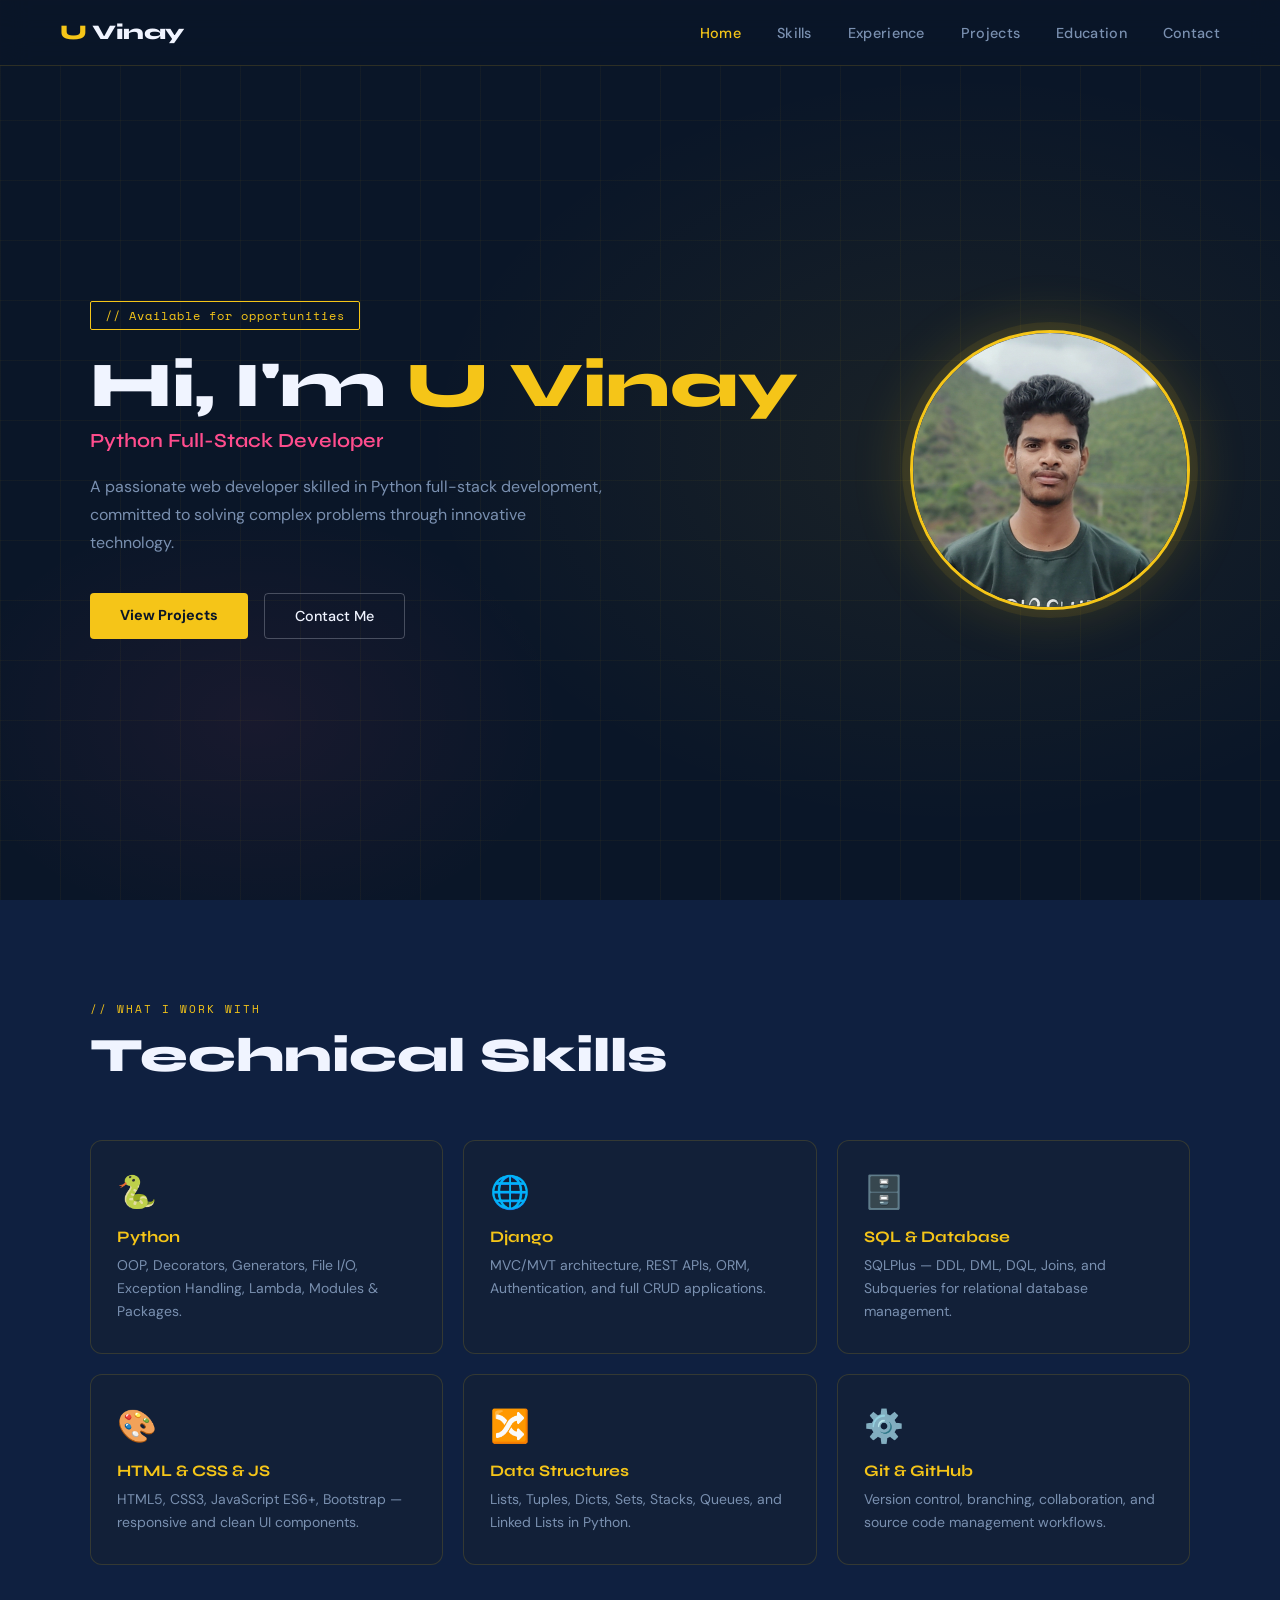
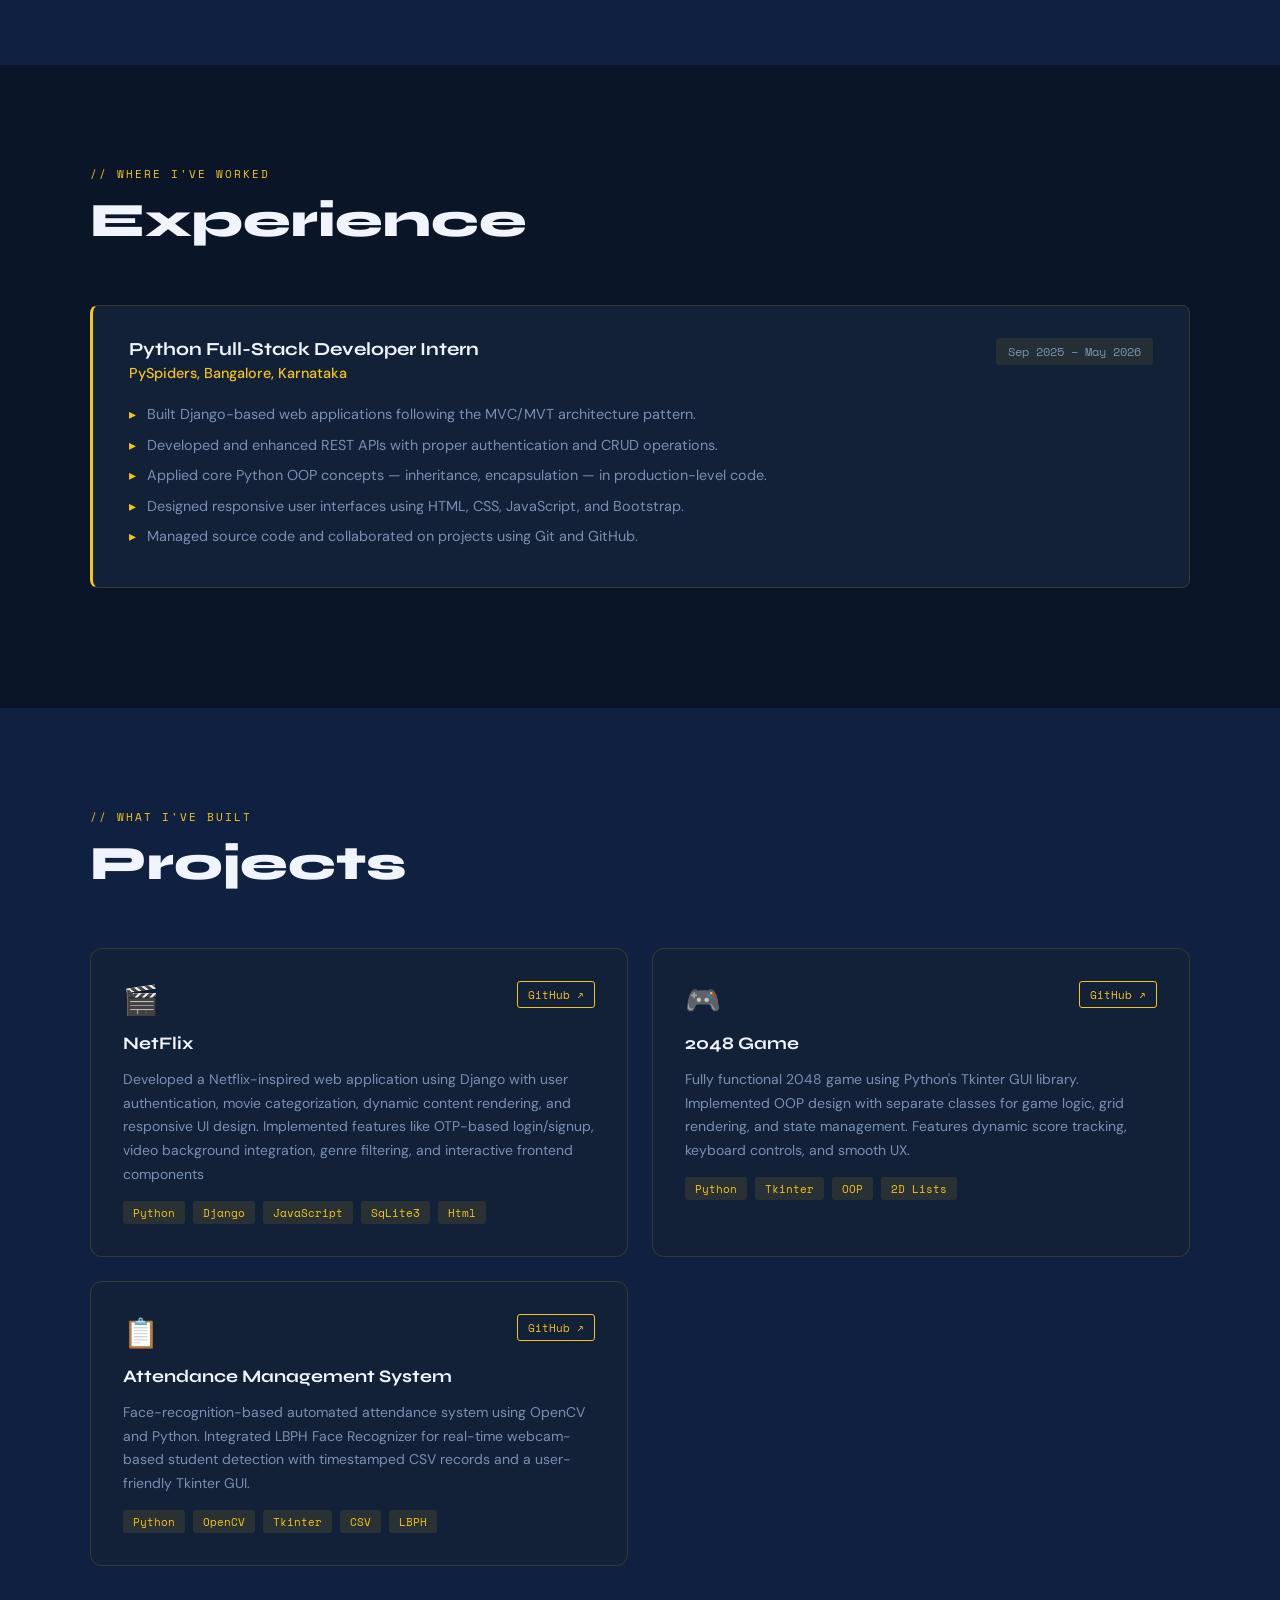
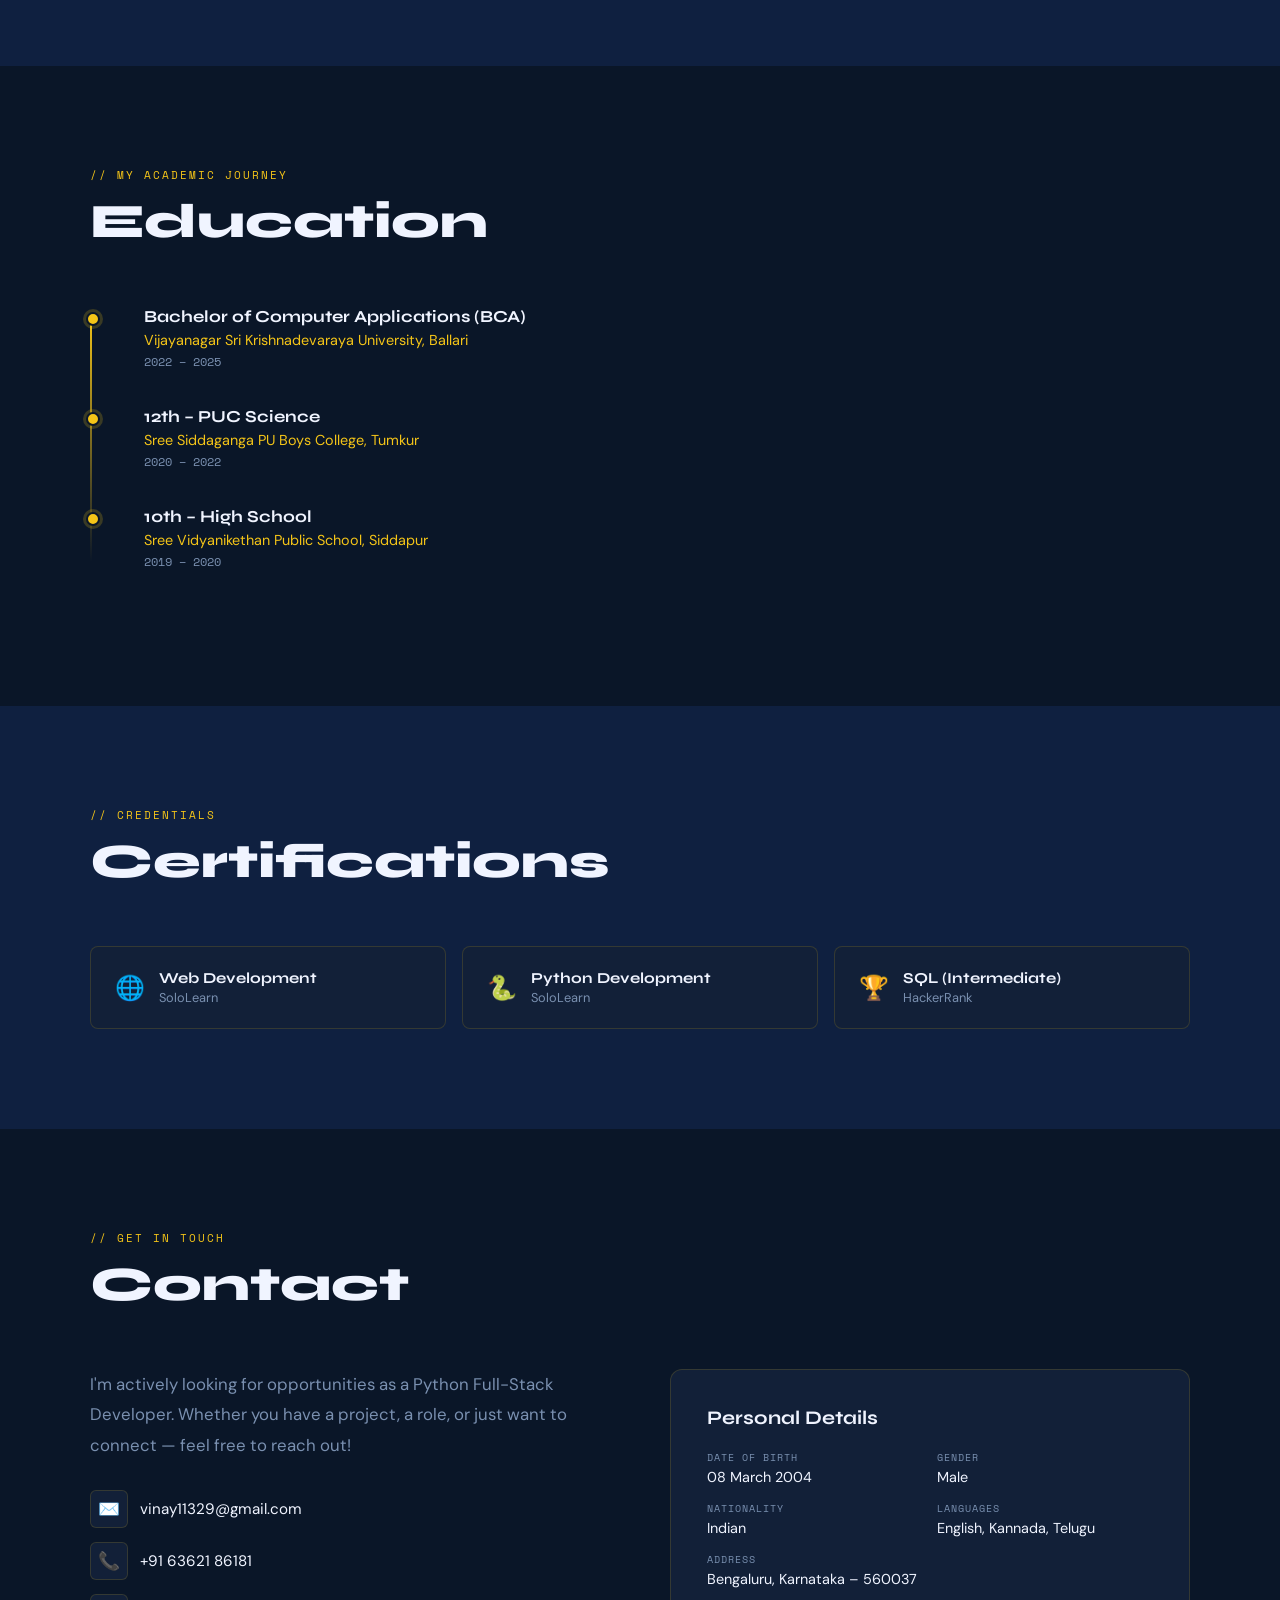
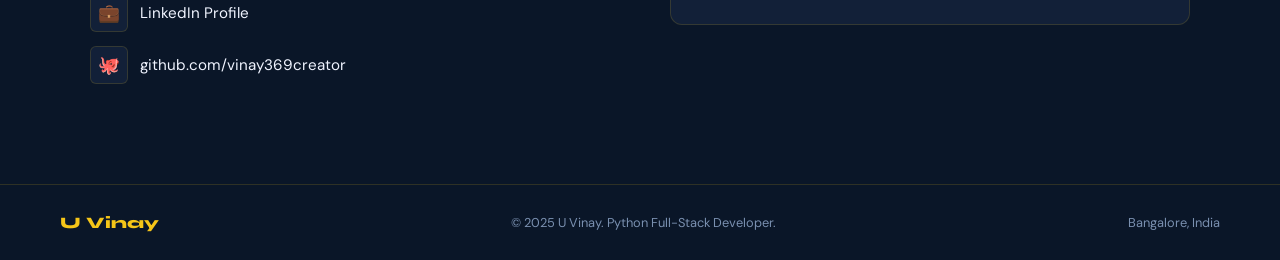
<file: portfolio/vinay_portfolio.html>
<!DOCTYPE html>
<html lang="en">
<head>
<meta charset="UTF-8" />
<meta name="viewport" content="width=device-width, initial-scale=1.0"/>
<title>U Vinay – Python Full-Stack Developer</title>
<link href="https://fonts.googleapis.com/css2?family=Space+Mono:wght@400;700&family=Syne:wght@400;600;700;800&family=DM+Sans:wght@300;400;500&display=swap" rel="stylesheet"/>
<link rel="stylesheet" href="./style.css">
</head>
<body>

<!-- NAV -->
<nav>
  <div class="logo">U <span>Vinay</span></div>
  <ul>
    <li><a href="#home">Home</a></li>
    <li><a href="#skills">Skills</a></li>
    <li><a href="#experience">Experience</a></li>
    <li><a href="#projects">Projects</a></li>
    <li><a href="#education">Education</a></li>
    <li><a href="#contact">Contact</a></li>
  </ul>
</nav>

<!-- HERO -->
<section id="home">
  <div class="hero-bg"></div>
  <div class="hero-grid"></div>
  <div class="hero-content">
    <div class="hero-text">
      <span class="hero-tag">// Available for opportunities</span>
      <h1 class="hero-name">Hi, I'm <span class="accent">U Vinay</span></h1>
      <p class="hero-role">Python Full-Stack Developer</p>
      <p class="hero-bio">
        A passionate web developer skilled in Python full-stack development, committed to solving complex problems through innovative technology.
      </p>
      <div class="hero-actions">
        <a href="#projects" class="btn-primary">View Projects</a>
        <a href="mailto:vinay11329@gmail.com" class="btn-ghost">Contact Me</a>
      </div>
    </div>
    <div class="hero-image">
      <div class="avatar-wrap"  title="Click to upload photo">
        <span class="avatar-placeholder" id="avatarPlaceholder"> <img id="avatarImg" src="./images/vinaypic2.jpeg" alt="U Vinay" /></span>
       
      </div>
      <input type="file" id="avatarInput" accept="image/*" style="display:none;" />
    </div>
  </div>
</section>

<!-- SKILLS -->
<section id="skills">
  <div class="section-inner">
    <p class="section-label reveal">// What I work with</p>
    <h2 class="section-title reveal">Technical Skills</h2>
    <div class="skills-grid">
      <div class="skill-card reveal">
        <span class="skill-icon">🐍</span>
        <div class="skill-name">Python</div>
        <div class="skill-desc">OOP, Decorators, Generators, File I/O, Exception Handling, Lambda, Modules & Packages.</div>
      </div>
      <div class="skill-card reveal">
        <span class="skill-icon">🌐</span>
        <div class="skill-name">Django</div>
        <div class="skill-desc">MVC/MVT architecture, REST APIs, ORM, Authentication, and full CRUD applications.</div>
      </div>
      <div class="skill-card reveal">
        <span class="skill-icon">🗄️</span>
        <div class="skill-name">SQL & Database</div>
        <div class="skill-desc">SQLPlus — DDL, DML, DQL, Joins, and Subqueries for relational database management.</div>
      </div>
      <div class="skill-card reveal">
        <span class="skill-icon">🎨</span>
        <div class="skill-name">HTML & CSS & JS</div>
        <div class="skill-desc">HTML5, CSS3, JavaScript ES6+, Bootstrap — responsive and clean UI components.</div>
      </div>
      <div class="skill-card reveal">
        <span class="skill-icon">🔀</span>
        <div class="skill-name">Data Structures</div>
        <div class="skill-desc">Lists, Tuples, Dicts, Sets, Stacks, Queues, and Linked Lists in Python.</div>
      </div>
      <div class="skill-card reveal">
        <span class="skill-icon">⚙️</span>
        <div class="skill-name">Git & GitHub</div>
        <div class="skill-desc">Version control, branching, collaboration, and source code management workflows.</div>
      </div>
    </div>
  </div>
</section>

<!-- EXPERIENCE -->
<section id="experience">
  <div class="section-inner">
    <p class="section-label reveal">// Where I've worked</p>
    <h2 class="section-title reveal">Experience</h2>
    <div class="exp-card reveal">
      <div class="exp-header">
        <div>
          <div class="exp-title">Python Full-Stack Developer Intern</div>
          <div class="exp-company">PySpiders, Bangalore, Karnataka</div>
        </div>
        <div class="exp-date">Sep 2025 – May 2026</div>
      </div>
      <ul class="exp-list">
        <li>Built Django-based web applications following the MVC/MVT architecture pattern.</li>
        <li>Developed and enhanced REST APIs with proper authentication and CRUD operations.</li>
        <li>Applied core Python OOP concepts — inheritance, encapsulation — in production-level code.</li>
        <li>Designed responsive user interfaces using HTML, CSS, JavaScript, and Bootstrap.</li>
        <li>Managed source code and collaborated on projects using Git and GitHub.</li>
      </ul>
    </div>
  </div>
</section>

<!-- PROJECTS -->
<section id="projects">
  <div class="section-inner">
    <p class="section-label reveal">// What I've built</p>
    <h2 class="section-title reveal">Projects</h2>
    <div class="projects-grid">

      <div class="project-card reveal">
        <div class="project-top">
          <span class="project-icon">🎬</span>
          <a href="https://github.com/Vinay369-creator/Netflix" target="_blank" class="project-link">GitHub ↗</a>
        </div>
        <div class="project-title">NetFlix</div>
        <div class="project-desc">
         Developed a Netflix-inspired web application using Django with user authentication, movie categorization, dynamic content rendering, and responsive UI design. Implemented features like OTP-based login/signup, video background integration, genre filtering, and interactive frontend components    </div>
        <div class="project-tags">
          <span class="tag">Python</span>
          <span class="tag">Django</span>
          <span class="tag">JavaScript</span>
          <span class="tag">SqLite3</span>
          <span class="tag">Html</span>
        </div>
      </div>


       <div class="project-card reveal"> 
        <div class="project-top">
          <span class="project-icon">🎮</span>
          <a href="https://github.com/Vinay369-creator/2468_Game" target="_blank" class="project-link">GitHub ↗</a>
        </div>
        <div class="project-title">2048 Game</div>
        <div class="project-desc">
          Fully functional 2048 game using Python's Tkinter GUI library. Implemented OOP design with separate classes for game logic, grid rendering, and state management. Features dynamic score tracking, keyboard controls, and smooth UX.
        </div>
        <div class="project-tags">
          <span class="tag">Python</span>
          <span class="tag">Tkinter</span>
          <span class="tag">OOP</span>
          <span class="tag">2D Lists</span>
        </div>
      </div>



      <div class="project-card reveal">
        <div class="project-top">
          <span class="project-icon">📋</span>
          <a href="https://github.com/Vinay369-creator/Attendance_management_system" target="_blank" class="project-link">GitHub ↗</a>
        </div>
        <div class="project-title">Attendance Management System</div>
        <div class="project-desc">
          Face-recognition-based automated attendance system using OpenCV and Python. Integrated LBPH Face Recognizer for real-time webcam-based student detection with timestamped CSV records and a user-friendly Tkinter GUI.
        </div>
        <div class="project-tags">
          <span class="tag">Python</span>
          <span class="tag">OpenCV</span>
          <span class="tag">Tkinter</span>
          <span class="tag">CSV</span>
          <span class="tag">LBPH</span>
        </div>
      </div>




    </div>
  </div>
</section>

<!-- EDUCATION -->
<section id="education">
  <div class="section-inner">
    <p class="section-label reveal">// My academic journey</p>
    <h2 class="section-title reveal">Education</h2>
    <div class="edu-timeline">
      <div class="edu-item reveal">
        <div class="edu-degree">Bachelor of Computer Applications (BCA)</div>
        <div class="edu-school">Vijayanagar Sri Krishnadevaraya University, Ballari</div>
        <div class="edu-meta"><span>2022 – 2025</span><span></span></div>
      </div>
      <div class="edu-item reveal">
        <div class="edu-degree">12th – PUC Science</div>
        <div class="edu-school">Sree Siddaganga PU Boys College, Tumkur</div>
        <div class="edu-meta"><span>2020 – 2022</span><span></span></div>
      </div>
      <div class="edu-item reveal">
        <div class="edu-degree">10th – High School</div>
        <div class="edu-school">Sree Vidyanikethan Public School, Siddapur</div>
        <div class="edu-meta"><span>2019 – 2020</span><span></span></div>
      </div>
    </div>
  </div>
</section>

<!-- CERTIFICATIONS -->
<section id="certifications">
  <div class="section-inner">
    <p class="section-label reveal">// Credentials</p>
    <h2 class="section-title reveal">Certifications</h2>
    <div class="certs-grid">
      <div class="cert-card reveal">
        <span class="cert-icon">🌐</span>
        <div class="cert-info">
          <div class="cert-name">Web Development</div>
          <div class="cert-issuer">SoloLearn</div>
        </div>
      </div>
      <div class="cert-card reveal">
        <span class="cert-icon">🐍</span>
        <div class="cert-info">
          <div class="cert-name">Python Development</div>
          <div class="cert-issuer">SoloLearn</div>
        </div>
      </div>
      <div class="cert-card reveal">
        <span class="cert-icon">🏆</span>
        <div class="cert-info">
          <div class="cert-name">SQL (Intermediate)</div>
          <div class="cert-issuer">HackerRank</div>
        </div>
      </div>
    </div>
  </div>
</section>

<!-- CONTACT -->
<section id="contact">
  <div class="section-inner">
    <p class="section-label reveal">// Get in touch</p>
    <h2 class="section-title reveal">Contact</h2>
    <div class="contact-grid">
      <div class="contact-info reveal">
        <p>I'm actively looking for opportunities as a Python Full-Stack Developer. Whether you have a project, a role, or just want to connect — feel free to reach out!</p>
        <div class="contact-links">
          <a href="mailto:vinay11329@gmail.com" class="contact-link">
            <span class="cl-icon">✉️</span>
            vinay11329@gmail.com
          </a>
          <a href="tel:+916362186181" class="contact-link">
            <span class="cl-icon">📞</span>
            +91 63621 86181
          </a>
          <a href="https://linkedin.com" target="_blank" class="contact-link">
            <span class="cl-icon">💼</span>
            LinkedIn Profile
          </a>
          <a href="https://github.com/Vinay369-creator" target="_blank" class="contact-link">
            <span class="cl-icon">🐙</span>
            github.com/vinay369creator
          </a>
        </div>
      </div>
      <div class="contact-card reveal">
        <h3>Personal Details</h3>
        <div class="personal-grid">
          <div class="personal-item">
            <div class="personal-label">Date of Birth</div>
            <div class="personal-value">08 March 2004</div>
          </div>
          <div class="personal-item">
            <div class="personal-label">Gender</div>
            <div class="personal-value">Male</div>
          </div>
          <div class="personal-item">
            <div class="personal-label">Nationality</div>
            <div class="personal-value">Indian</div>
          </div>
          <div class="personal-item">
            <div class="personal-label">Languages</div>
            <div class="personal-value">English, Kannada, Telugu</div>
          </div>
          <div class="personal-item" style="grid-column: span 2;">
            <div class="personal-label">Address</div>
            <div class="personal-value">Bengaluru, Karnataka – 560037</div>
          </div>
        </div>
      </div>
    </div>
  </div>
</section>

<!-- FOOTER -->
<footer>
  <div class="ft-logo">U Vinay</div>
  <p>© 2025 U Vinay. Python Full-Stack Developer.</p>
  <p>Bangalore, India</p>
</footer>

<script src='./script.js'>
</script>
</body>
</html>
</file>
<file: portfolio/style.css>
:root {
    --navy: #0a1628;
    --navy-mid: #0f2040;
    --navy-card: #122038;
    --yellow: #f5c518;
    --yellow-light: #ffd84d;
    --pink: #ff4d8d;
    --white: #f0f4ff;
    --muted: #7a90b0;
    --border: rgba(245,197,24,0.15);
  }

  * { margin: 0; padding: 0; box-sizing: border-box; }

  html { scroll-behavior: smooth; }

  body {
    background: var(--navy);
    color: var(--white);
    font-family: 'DM Sans', sans-serif;
    overflow-x: hidden;
  }

  /* ── Scrollbar ── */
  ::-webkit-scrollbar { width: 6px; }
  ::-webkit-scrollbar-track { background: var(--navy); }
  ::-webkit-scrollbar-thumb { background: var(--yellow); border-radius: 3px; }

  /* ── NAV ── */
  nav {
    position: fixed; top: 0; left: 0; right: 0; z-index: 100;
    display: flex; align-items: center; justify-content: space-between;
    padding: 20px 60px;
    background: rgba(10,22,40,0.85);
    backdrop-filter: blur(14px);
    border-bottom: 1px solid var(--border);
  }
  .logo {
    font-family: 'Syne', sans-serif;
    font-weight: 800; font-size: 1.3rem;
    color: var(--yellow);
    letter-spacing: -0.5px;
  }
  .logo span { color: var(--white); }
  nav ul { list-style: none; display: flex; gap: 36px; }
  nav ul li a {
    font-family: 'DM Sans', sans-serif;
    font-size: 0.9rem; font-weight: 500;
    color: var(--muted);
    text-decoration: none;
    transition: color .2s;
    letter-spacing: 0.3px;
  }
  nav ul li a:hover { color: var(--yellow); }

  /* ── HERO ── */
  #home {
    min-height: 100vh;
    display: flex; align-items: center;
    padding: 100px 60px 60px;
    position: relative;
    overflow: hidden;
  }
  .hero-bg {
    position: absolute; inset: 0; z-index: 0;
    background:
      radial-gradient(ellipse 60% 60% at 75% 50%, rgba(245,197,24,0.07) 0%, transparent 70%),
      radial-gradient(ellipse 40% 40% at 20% 80%, rgba(255,77,141,0.06) 0%, transparent 60%);
  }
  .hero-grid {
    position: absolute; inset: 0;
    background-image:
      linear-gradient(rgba(245,197,24,0.04) 1px, transparent 1px),
      linear-gradient(90deg, rgba(245,197,24,0.04) 1px, transparent 1px);
    background-size: 60px 60px;
  }
  .hero-content {
    position: relative; z-index: 1;
    display: flex; align-items: center;
    gap: 80px; max-width: 1100px; margin: 0 auto; width: 100%;
  }
  .hero-text { flex: 1; }
  .hero-tag {
    display: inline-block;
    font-family: 'Space Mono', monospace;
    font-size: 0.75rem;
    color: var(--yellow);
    border: 1px solid var(--yellow);
    padding: 5px 14px;
    border-radius: 2px;
    margin-bottom: 22px;
    letter-spacing: 1px;
    animation: fadeUp 0.6s ease both;
  }
  .hero-name {
    font-family: 'Syne', sans-serif;
    font-size: clamp(2.8rem, 5vw, 4.2rem);
    font-weight: 800;
    line-height: 1.05;
    margin-bottom: 8px;
    animation: fadeUp 0.7s 0.1s ease both;
  }
  .hero-name .accent { color: var(--yellow); }
  .hero-role {
    font-family: 'Syne', sans-serif;
    font-size: 1.25rem; font-weight: 600;
    color: var(--pink);
    margin-bottom: 20px;
    animation: fadeUp 0.7s 0.2s ease both;
  }
  .hero-bio {
    font-size: 1rem; line-height: 1.75;
    color: var(--muted); max-width: 520px;
    margin-bottom: 36px;
    animation: fadeUp 0.7s 0.3s ease both;
  }
  .hero-actions {
    display: flex; gap: 16px;
    animation: fadeUp 0.7s 0.4s ease both;
  }
  .btn-primary {
    background: var(--yellow);
    color: var(--navy);
    font-family: 'DM Sans', sans-serif;
    font-weight: 700; font-size: 0.9rem;
    padding: 13px 30px;
    border: none; border-radius: 4px;
    cursor: pointer; text-decoration: none;
    transition: transform .2s, box-shadow .2s;
  }
  .btn-primary:hover { transform: translateY(-2px); box-shadow: 0 8px 24px rgba(245,197,24,0.3); }
  .btn-ghost {
    background: transparent;
    color: var(--white);
    font-family: 'DM Sans', sans-serif;
    font-weight: 500; font-size: 0.9rem;
    padding: 13px 30px;
    border: 1px solid rgba(240,244,255,0.25);
    border-radius: 4px;
    cursor: pointer; text-decoration: none;
    transition: border-color .2s, color .2s;
  }
  .btn-ghost:hover { border-color: var(--yellow); color: var(--yellow); }

  .hero-image {
    flex-shrink: 0;
    animation: fadeUp 0.8s 0.2s ease both;
  }
  .hero-image .avatar-wrap {
    width: 280px; height: 280px;
    border-radius: 50%;
    border: 3px solid var(--yellow);
    box-shadow: 0 0 0 8px rgba(245,197,24,0.08), 0 0 60px rgba(245,197,24,0.2);
    overflow: hidden;
    background: var(--navy-mid);
    display: flex; align-items: center; justify-content: center;
    position: relative;
  }
  .hero-image .avatar-wrap img {
    width: 100%;
    height: 100%;
    object-fit: cover;
    object-position: center top;
    display: block;
    border-radius: 50%;
  }
  .avatar-placeholder {
    font-family: 'Syne', sans-serif;
    font-size: 5rem; font-weight: 800;
    color: var(--yellow);
    user-select: none;
  }
  /* Upload overlay — shown when no image is loaded */
  .avatar-upload-hint {
    position: absolute; inset: 0;
    border-radius: 50%;
    background: rgba(10,22,40,0.7);
    display: flex; flex-direction: column;
    align-items: center; justify-content: center;
    gap: 6px;
    opacity: 0; transition: opacity .25s;
    cursor: pointer;
  }
  .avatar-wrap:hover .avatar-upload-hint { opacity: 1; }
  .avatar-upload-hint span { font-size: 1.5rem; }
  .avatar-upload-hint p {
    font-size: 0.75rem; color: var(--yellow);
    font-family: 'Space Mono', monospace;
    text-align: center; padding: 0 20px;
  }

  /* ── SECTION BASE ── */
  section { padding: 100px 60px; }
  .section-label {
    font-family: 'Space Mono', monospace;
    font-size: 0.7rem; letter-spacing: 2px;
    color: var(--yellow);
    text-transform: uppercase;
    margin-bottom: 10px;
  }
  .section-title {
    font-family: 'Syne', sans-serif;
    font-size: clamp(2rem, 4vw, 3rem);
    font-weight: 800;
    margin-bottom: 56px;
  }
  .section-inner { max-width: 1100px; margin: 0 auto; }

  /* ── SKILLS ── */
  #skills { background: var(--navy-mid); }
  .skills-grid {
    display: grid;
    grid-template-columns: repeat(3, 1fr);
    gap: 20px;
  }
  .skill-card {
    background: var(--navy-card);
    border: 1px solid var(--border);
    border-radius: 12px;
    padding: 30px 26px;
    transition: transform .25s, border-color .25s, box-shadow .25s;
    position: relative; overflow: hidden;
  }
  .skill-card::before {
    content: '';
    position: absolute; top: 0; left: 0; right: 0; height: 2px;
    background: var(--yellow);
    transform: scaleX(0); transform-origin: left;
    transition: transform .3s;
  }
  .skill-card:hover::before { transform: scaleX(1); }
  .skill-card:hover {
    transform: translateY(-5px);
    border-color: rgba(245,197,24,0.35);
    box-shadow: 0 12px 40px rgba(0,0,0,0.3);
  }
  .skill-icon {
    font-size: 2rem; margin-bottom: 14px;
    display: block;
  }
  .skill-name {
    font-family: 'Syne', sans-serif;
    font-size: 1rem; font-weight: 700;
    color: var(--yellow);
    margin-bottom: 8px;
  }
  .skill-desc {
    font-size: 0.875rem; line-height: 1.65;
    color: var(--muted);
  }

  /* ── EXPERIENCE ── */
  #experience {}
  .exp-card {
    background: var(--navy-card);
    border: 1px solid var(--border);
    border-left: 3px solid var(--yellow);
    border-radius: 8px;
    padding: 32px 36px;
    margin-bottom: 20px;
  }
  .exp-header {
    display: flex; justify-content: space-between; align-items: flex-start;
    margin-bottom: 20px;
  }
  .exp-title {
    font-family: 'Syne', sans-serif;
    font-size: 1.15rem; font-weight: 700;
    color: var(--white);
  }
  .exp-company {
    font-size: 0.9rem; color: var(--yellow);
    margin-top: 4px; font-weight: 500;
  }
  .exp-date {
    font-family: 'Space Mono', monospace;
    font-size: 0.75rem; color: var(--muted);
    white-space: nowrap;
    background: rgba(245,197,24,0.08);
    padding: 5px 12px; border-radius: 3px;
  }
  .exp-list { list-style: none; }
  .exp-list li {
    font-size: 0.9rem; line-height: 1.7;
    color: var(--muted);
    padding-left: 18px;
    position: relative;
    margin-bottom: 6px;
  }
  .exp-list li::before {
    content: '▸';
    position: absolute; left: 0;
    color: var(--yellow);
  }

  /* ── PROJECTS ── */
  #projects { background: var(--navy-mid); }
  .projects-grid {
    display: grid;
    grid-template-columns: repeat(2, 1fr);
    gap: 24px;
  }
  .project-card {
    background: var(--navy-card);
    border: 1px solid var(--border);
    border-radius: 12px;
    padding: 32px;
    transition: transform .25s, border-color .25s;
    display: flex; flex-direction: column; gap: 14px;
  }
  .project-card:hover {
    transform: translateY(-4px);
    border-color: rgba(245,197,24,0.4);
  }
  .project-top {
    display: flex; justify-content: space-between; align-items: flex-start;
  }
  .project-icon { font-size: 1.8rem; }
  .project-link {
    font-family: 'Space Mono', monospace;
    font-size: 0.7rem; color: var(--yellow);
    text-decoration: none;
    border: 1px solid var(--yellow);
    padding: 4px 10px; border-radius: 3px;
    transition: background .2s, color .2s;
  }
  .project-link:hover { background: var(--yellow); color: var(--navy); }
  .project-title {
    font-family: 'Syne', sans-serif;
    font-size: 1.1rem; font-weight: 700;
  }
  .project-desc {
    font-size: 0.875rem; line-height: 1.7;
    color: var(--muted);
  }
  .project-tags { display: flex; flex-wrap: wrap; gap: 8px; }
  .tag {
    font-family: 'Space Mono', monospace;
    font-size: 0.7rem;
    background: rgba(245,197,24,0.1);
    color: var(--yellow);
    padding: 3px 10px; border-radius: 3px;
  }

  /* ── EDUCATION ── */
  #education {}
  .edu-timeline { position: relative; padding-left: 30px; }
  .edu-timeline::before {
    content: '';
    position: absolute; left: 0; top: 8px; bottom: 8px;
    width: 2px;
    background: linear-gradient(to bottom, var(--yellow), transparent);
  }
  .edu-item {
    position: relative;
    margin-bottom: 36px;
    padding-left: 24px;
  }
  .edu-item::before {
    content: '';
    position: absolute; left: -34px; top: 6px;
    width: 10px; height: 10px;
    border-radius: 50%;
    background: var(--yellow);
    border: 2px solid var(--navy);
    box-shadow: 0 0 0 3px rgba(245,197,24,0.2);
  }
  .edu-degree {
    font-family: 'Syne', sans-serif;
    font-size: 1.05rem; font-weight: 700;
    margin-bottom: 4px;
  }
  .edu-school {
    font-size: 0.9rem; color: var(--yellow);
    margin-bottom: 4px;
  }
  .edu-meta {
    display: flex; gap: 16px;
    font-family: 'Space Mono', monospace;
    font-size: 0.75rem; color: var(--muted);
  }

  /* ── CERTS ── */
  #certifications { background: var(--navy-mid); }
  .certs-grid {
    display: grid;
    grid-template-columns: repeat(3, 1fr);
    gap: 16px;
  }
  .cert-card {
    background: var(--navy-card);
    border: 1px solid var(--border);
    border-radius: 8px;
    padding: 22px 24px;
    display: flex; align-items: center; gap: 14px;
    transition: border-color .2s;
  }
  .cert-card:hover { border-color: rgba(245,197,24,0.35); }
  .cert-icon { font-size: 1.5rem; flex-shrink: 0; }
  .cert-info {}
  .cert-name { font-family: 'Syne', sans-serif; font-size: 0.95rem; font-weight: 700; }
  .cert-issuer { font-size: 0.8rem; color: var(--muted); margin-top: 2px; }

  /* ── CONTACT ── */
  #contact {}
  .contact-grid {
    display: grid; grid-template-columns: 1fr 1fr;
    gap: 60px; align-items: start;
  }
  .contact-info p {
    font-size: 1.05rem; line-height: 1.8;
    color: var(--muted); margin-bottom: 30px;
  }
  .contact-links { display: flex; flex-direction: column; gap: 14px; }
  .contact-link {
    display: flex; align-items: center; gap: 12px;
    text-decoration: none; color: var(--white);
    font-size: 0.95rem;
    transition: color .2s;
  }
  .contact-link:hover { color: var(--yellow); }
  .contact-link .cl-icon {
    width: 38px; height: 38px;
    background: var(--navy-card);
    border: 1px solid var(--border);
    border-radius: 6px;
    display: flex; align-items: center; justify-content: center;
    font-size: 1.1rem;
  }
  .contact-card {
    background: var(--navy-card);
    border: 1px solid var(--border);
    border-radius: 12px;
    padding: 36px;
  }
  .contact-card h3 {
    font-family: 'Syne', sans-serif;
    font-size: 1.2rem; font-weight: 700;
    margin-bottom: 20px;
  }
  .personal-grid {
    display: grid; grid-template-columns: 1fr 1fr;
    gap: 14px;
  }
  .personal-item {}
  .personal-label {
    font-family: 'Space Mono', monospace;
    font-size: 0.65rem; letter-spacing: 1px;
    color: var(--muted); text-transform: uppercase;
    margin-bottom: 3px;
  }
  .personal-value { font-size: 0.9rem; color: var(--white); }

  /* ── FOOTER ── */
  footer {
    border-top: 1px solid var(--border);
    padding: 28px 60px;
    display: flex; justify-content: space-between; align-items: center;
    background: var(--navy);
  }
  footer p { font-size: 0.8rem; color: var(--muted); }
  footer .ft-logo {
    font-family: 'Syne', sans-serif;
    font-weight: 800; font-size: 1rem;
    color: var(--yellow);
  }

  /* ── ANIMATIONS ── */
  @keyframes fadeUp {
    from { opacity: 0; transform: translateY(22px); }
    to   { opacity: 1; transform: translateY(0); }
  }

  .reveal {
    opacity: 0; transform: translateY(28px);
    transition: opacity 0.6s ease, transform 0.6s ease;
  }
  .reveal.visible { opacity: 1; transform: translateY(0); }

  /* ── RESPONSIVE ── */
  @media (max-width: 900px) {
    nav { padding: 16px 24px; }
    section { padding: 80px 24px; }
    #home { padding: 100px 24px 60px; }
    .hero-content { flex-direction: column-reverse; gap: 40px; text-align: center; }
    .hero-actions { justify-content: center; }
    .skills-grid { grid-template-columns: 1fr 1fr; }
    .projects-grid { grid-template-columns: 1fr; }
    .certs-grid { grid-template-columns: 1fr 1fr; }
    .contact-grid { grid-template-columns: 1fr; }
    footer { flex-direction: column; gap: 10px; text-align: center; }
    nav ul { display: none; }
  }
</file>
